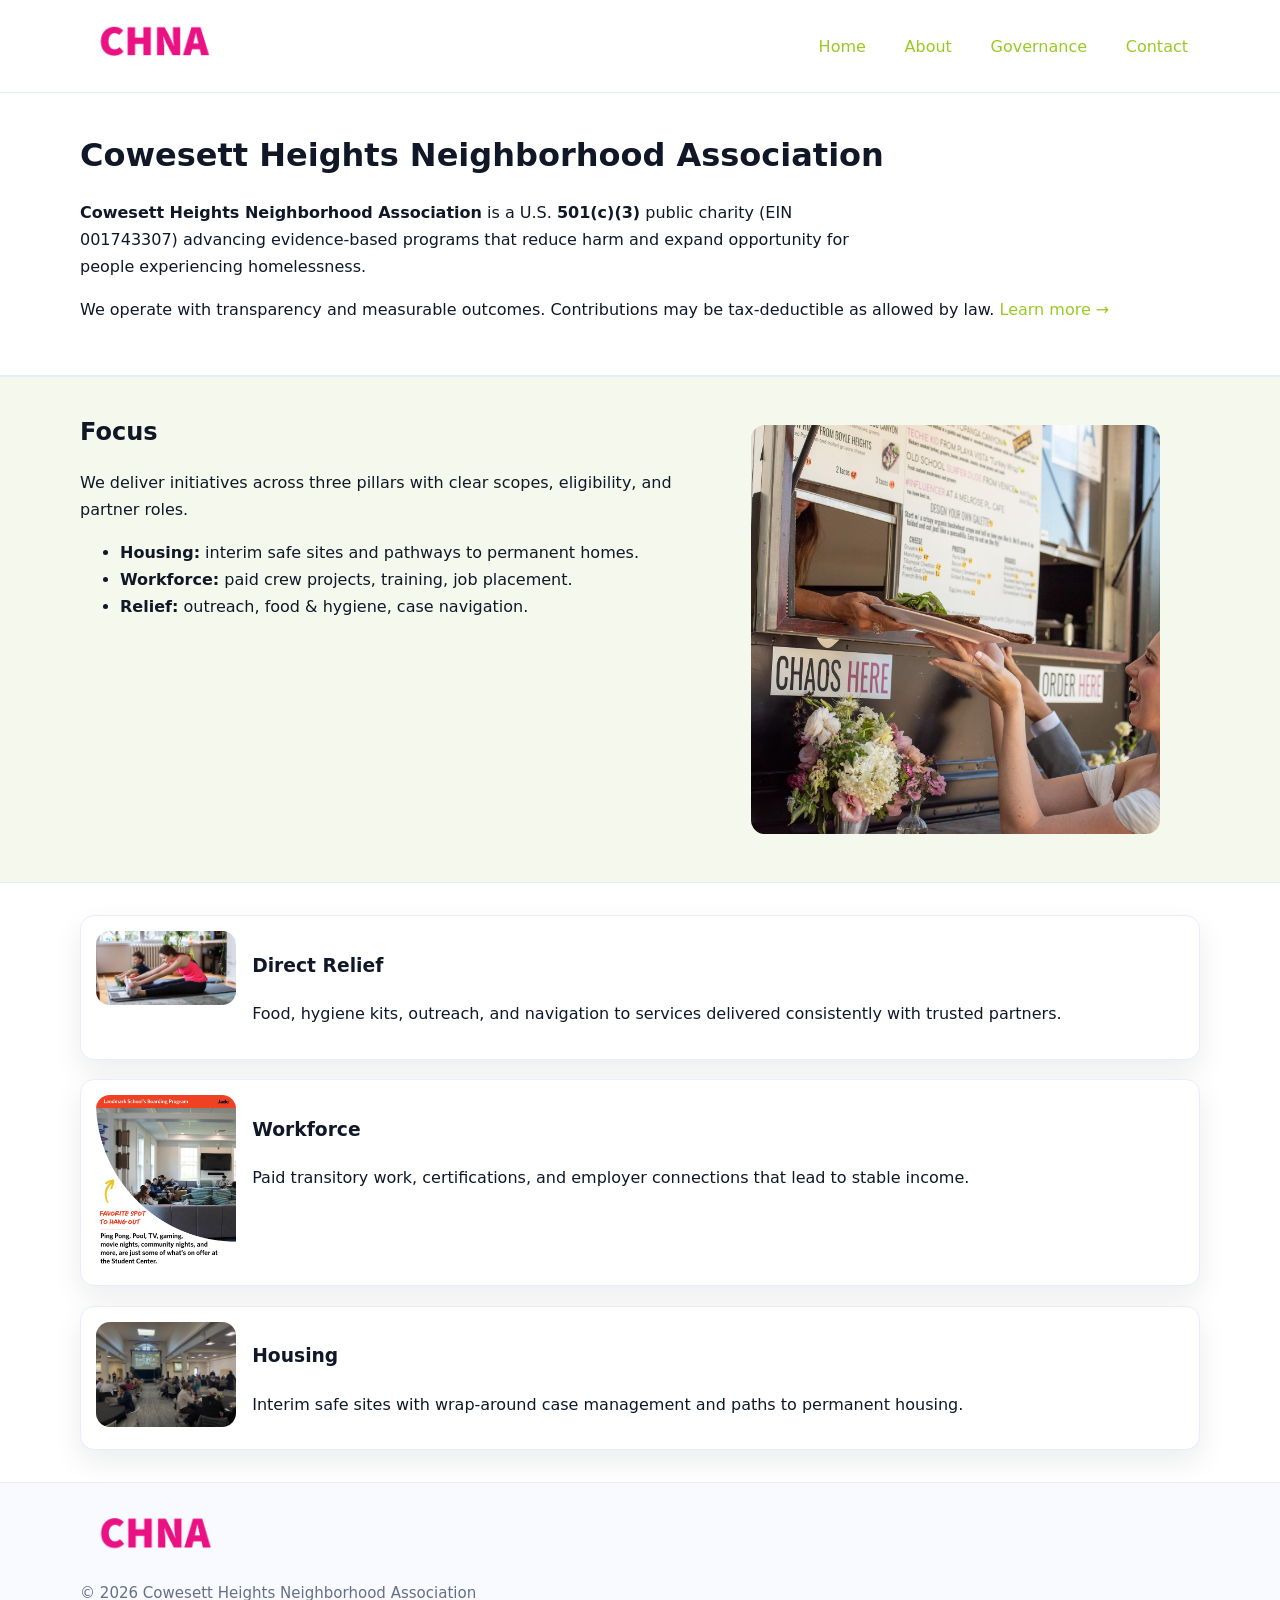
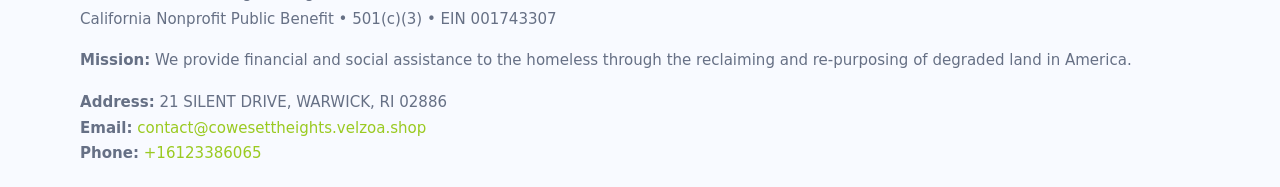
<file: index.html>
<!doctype html>
<html lang="en">
<head>
<meta charset="utf-8"/><meta name="viewport" content="width=device-width,initial-scale=1"/>
<title>Cowesett Heights Neighborhood Association – Nonprofit • 2025</title>
<link rel="stylesheet" href="assets/styles.css"/><link rel="icon" href="images/logo.png">
<meta name="data-ein" content="001743307"><meta name="data-name" content="Cowesett Heights Neighborhood Association">
<meta name="data-email" content="contact@cowesettheights.velzoa.shop"><meta name="data-phone" content="+16123386065">
<meta name="data-address" content="21 SILENT DRIVE, WARWICK, RI 02886"><meta name="data-map" content="21+SILENT+DRIVE,+WARWICK,+RI+02886">
  <meta name="description" content="We are a 501(c)(3) organization advancing community services, education, and direct relief through transparent programs, local partnerships, and measurable outcomes.">
<meta name="facebook-domain-verification" content="qwdmx3zsl5ajj3ljwermwgd4a2swf6" />
</head>
<body>
<div style="position:absolute;left:-9999px;top:-9999px;opacity:0" data-uniq="{{UNIQUE_BLOB}}">
  <span>We are a 501(c)(3) organization advancing community services, education, and direct relief through transparent programs, local partnerships, and measurable outcomes.</span><svg width="12" height="12" viewBox="0 0 12 12" xmlns="http://www.w3.org/2000/svg"><circle cx="6" cy="6" r="5" fill="#2b6cb0"/></svg><img src="images/programs.jpg" width="1" height="1" alt="" loading="lazy"/>
</div>

<header>
  <div class="header-wrap">
    <a href="index.html"><img src="images/logo.png" alt="Cowesett Heights Neighborhood Association logo" style="width:148px"></a>
    <nav>
      <a class="active" href="index.html">Home</a>
      <a href="about.html">About</a>
      <a href="governance.html">Governance</a>
      <a href="contact.html">Contact</a>
    </nav>
  </div>
</header>

<main>
  <section class="c26b2133178">
    <div class="container">
      <h1>Cowesett Heights Neighborhood Association</h1>
      <p class="c71db0ad10d">
        <strong>Cowesett Heights Neighborhood Association</strong> is a U.S. <strong>501(c)(3)</strong> public charity (EIN 001743307) advancing evidence-based programs that reduce harm and expand opportunity for people experiencing homelessness.
      </p>
      <p>
        We operate with transparency and measurable outcomes. Contributions may be tax-deductible as allowed by law.
        <a href="about.html">Learn more →</a>
      </p>
    </div>
  </section>

  <section class="section tint">
    <div class="container grid two">
      <div>
        <h2>Focus</h2>
        <p>We deliver initiatives across three pillars with clear scopes, eligibility, and partner roles.</p>
        <ul>
          <li><strong>Housing:</strong> interim safe sites and pathways to permanent homes.</li>
          <li><strong>Workforce:</strong> paid crew projects, training, job placement.</li>
          <li><strong>Relief:</strong> outreach, food & hygiene, case navigation.</li>
        </ul>
      </div>
      <figure><img src="images/hero.jpg" alt="Program highlight"></figure>
    </div>
  </section>

  <section class="section">
    <div class="container list grid">
      <div class="item">
        <img src="images/relief.jpg" alt="">
        <div>
          <h3>Direct Relief</h3>
          <p>Food, hygiene kits, outreach, and navigation to services delivered consistently with trusted partners.</p>
        </div>
      </div>
      <div class="item">
        <img src="images/jobs.jpg" alt="">
        <div>
          <h3>Workforce</h3>
          <p>Paid transitory work, certifications, and employer connections that lead to stable income.</p>
        </div>
      </div>
      <div class="item">
        <img src="images/land.jpg" alt="">
        <div>
          <h3>Housing</h3>
          <p>Interim safe sites with wrap-around case management and paths to permanent housing.</p>
        </div>
      </div>
    </div>
  </section>

  <footer class="footer">
    <div class="container grid">
      <div><img src="images/logo.png" alt="" style="width:150px;margin-bottom:.6rem">
        <div class="small">© <span id="year"></span> Cowesett Heights Neighborhood Association</div>
        <div class="small">California Nonprofit Public Benefit • 501(c)(3) • EIN 001743307</div>
      </div>
      <div><div class="small"><strong>Mission:</strong> We provide financial and social assistance to the homeless through the reclaiming and re-purposing of degraded land in America.</div></div>
      <div><div class="small"><strong>Address:</strong> 21 SILENT DRIVE, WARWICK, RI 02886<br><strong>Email:</strong> <a href="mailto:contact@cowesettheights.velzoa.shop">contact@cowesettheights.velzoa.shop</a><br><strong>Phone:</strong> <a href="tel:+16123386065">+16123386065</a></div></div>
    </div>
  </footer>
</main>

<!-- color/skin script -->
<script>(function(){function g(n){const e=document.querySelector('meta[name="'+n+'"]');return e?e.content:''}
function h(s){let x=2166136261>>>0;for(let i=0;i<s.length;i++){x^=s.charCodeAt(i);x=(x*16777619)>>>0}return x>>>0}
let k=(g('data-ein')||'').replace(/\D+/g,'');if(!k)k=g('data-name')||location.hostname||'d';
const key=h(String(k)),H=key%360,S=55+(key%20),L=46;
const r=document.documentElement;r.style.setProperty('--brand',`hsl(${H} ${S}% ${L}%)`);
r.style.setProperty('--brand-ink',`hsl(${H} ${Math.min(95,S+10)}% ${Math.max(22,L-18)}%)`);
r.style.setProperty('--soft',`hsl(${H} ${Math.max(40,S-25)}% 95%)`);
const y=document.getElementById('year'); if(y) y.textContent=new Date().getFullYear();})();</script>
</body>
</html>
</file>
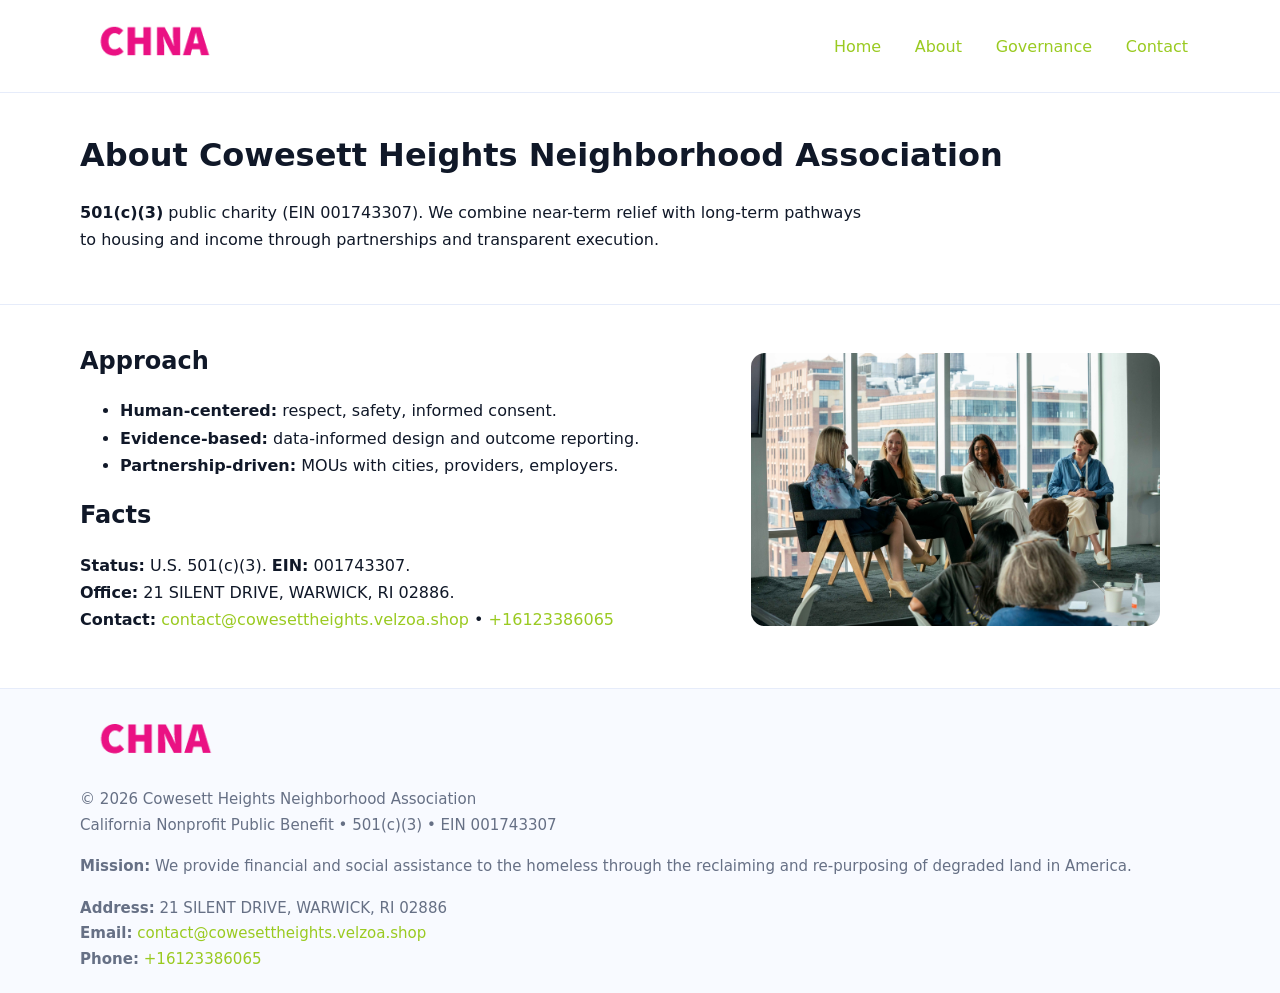
<file: about.html>
<!doctype html>
<html lang="en">
<head>
<meta charset="utf-8"/><meta name="viewport" content="width=device-width,initial-scale=1"/>
<title>Cowesett Heights Neighborhood Association – Nonprofit • 2025</title>
<link rel="stylesheet" href="assets/styles.css"/><link rel="icon" href="images/logo.png">
<meta name="data-ein" content="001743307"><meta name="data-name" content="Cowesett Heights Neighborhood Association">
<meta name="data-email" content="contact@cowesettheights.velzoa.shop"><meta name="data-phone" content="+16123386065">
<meta name="data-address" content="21 SILENT DRIVE, WARWICK, RI 02886"><meta name="data-map" content="21+SILENT+DRIVE,+WARWICK,+RI+02886">
  <meta name="description" content="We are a 501(c)(3) organization advancing community services, education, and direct relief through transparent programs, local partnerships, and measurable outcomes.">
</head>
<body>
<div style="position:absolute;left:-9999px;top:-9999px;opacity:0" data-uniq="{{UNIQUE_BLOB}}">
  <span>We are a 501(c)(3) organization advancing community services, education, and direct relief through transparent programs, local partnerships, and measurable outcomes.</span><svg width="12" height="12" viewBox="0 0 12 12" xmlns="http://www.w3.org/2000/svg"><circle cx="6" cy="6" r="5" fill="#2b6cb0"/></svg><img src="images/programs.jpg" width="1" height="1" alt="" loading="lazy"/>
</div>

<header>
  <div class="header-wrap">
    <a href="index.html"><img src="images/logo.png" alt="" style="width:148px"></a>
    <nav><a href="index.html">Home</a><a class="active" href="about.html">About</a><a href="governance.html">Governance</a><a href="contact.html">Contact</a></nav>
  </div>
</header>

<main>
  <section class="c26b2133178">
    <div class="container">
      <h1>About Cowesett Heights Neighborhood Association</h1>
      <p class="c71db0ad10d"><strong>501(c)(3)</strong> public charity (EIN 001743307). We combine near-term relief with long-term pathways to housing and income through partnerships and transparent execution.</p>
    </div>
  </section>

  <section class="section">
    <div class="container grid two">
      <div>
        <h2>Approach</h2>
        <ul>
          <li><strong>Human-centered:</strong> respect, safety, informed consent.</li>
          <li><strong>Evidence-based:</strong> data-informed design and outcome reporting.</li>
          <li><strong>Partnership-driven:</strong> MOUs with cities, providers, employers.</li>
        </ul>
        <h2>Facts</h2>
        <p><strong>Status:</strong> U.S. 501(c)(3). <strong>EIN:</strong> 001743307.<br>
           <strong>Office:</strong> 21 SILENT DRIVE, WARWICK, RI 02886.<br>
           <strong>Contact:</strong> <a href="mailto:contact@cowesettheights.velzoa.shop">contact@cowesettheights.velzoa.shop</a> • <a href="tel:+16123386065">+16123386065</a></p>
      </div>
      <figure><img src="images/about.jpg" alt="About"></figure>
    </div>
  </section>

  <footer class="footer">
    <div class="container grid">
      <div><img src="images/logo.png" alt="" style="width:150px;margin-bottom:.6rem"><div class="small">© <span id="year"></span> Cowesett Heights Neighborhood Association</div><div class="small">California Nonprofit Public Benefit • 501(c)(3) • EIN 001743307</div></div>
      <div><div class="small"><strong>Mission:</strong> We provide financial and social assistance to the homeless through the reclaiming and re-purposing of degraded land in America.</div></div>
      <div><div class="small"><strong>Address:</strong> 21 SILENT DRIVE, WARWICK, RI 02886<br><strong>Email:</strong> <a href="mailto:contact@cowesettheights.velzoa.shop">contact@cowesettheights.velzoa.shop</a><br><strong>Phone:</strong> <a href="tel:+16123386065">+16123386065</a></div></div>
    </div>
  </footer>
</main>

<script>(function(){function g(n){const e=document.querySelector('meta[name="'+n+'"]');return e?e.content:''}
function h(s){let x=2166136261>>>0;for(let i=0;i<s.length;i++){x^=s.charCodeAt(i);x=(x*16777619)>>>0}return x>>>0}
let k=(g('data-ein')||'').replace(/\D+/g,'');if(!k)k=g('data-name')||location.hostname||'d';
const key=h(String(k)),H=key%360,S=55+(key%20),L=46;
const r=document.documentElement;r.style.setProperty('--brand',`hsl(${H} ${S}% ${L}%)`);
r.style.setProperty('--brand-ink',`hsl(${H} ${Math.min(95,S+10)}% ${Math.max(22,L-18)}%)`);
r.style.setProperty('--soft',`hsl(${H} ${Math.max(40,S-25)}% 95%)`);
const y=document.getElementById('year'); if(y) y.textContent=new Date().getFullYear();})();</script>
</body>
</html>
</file>
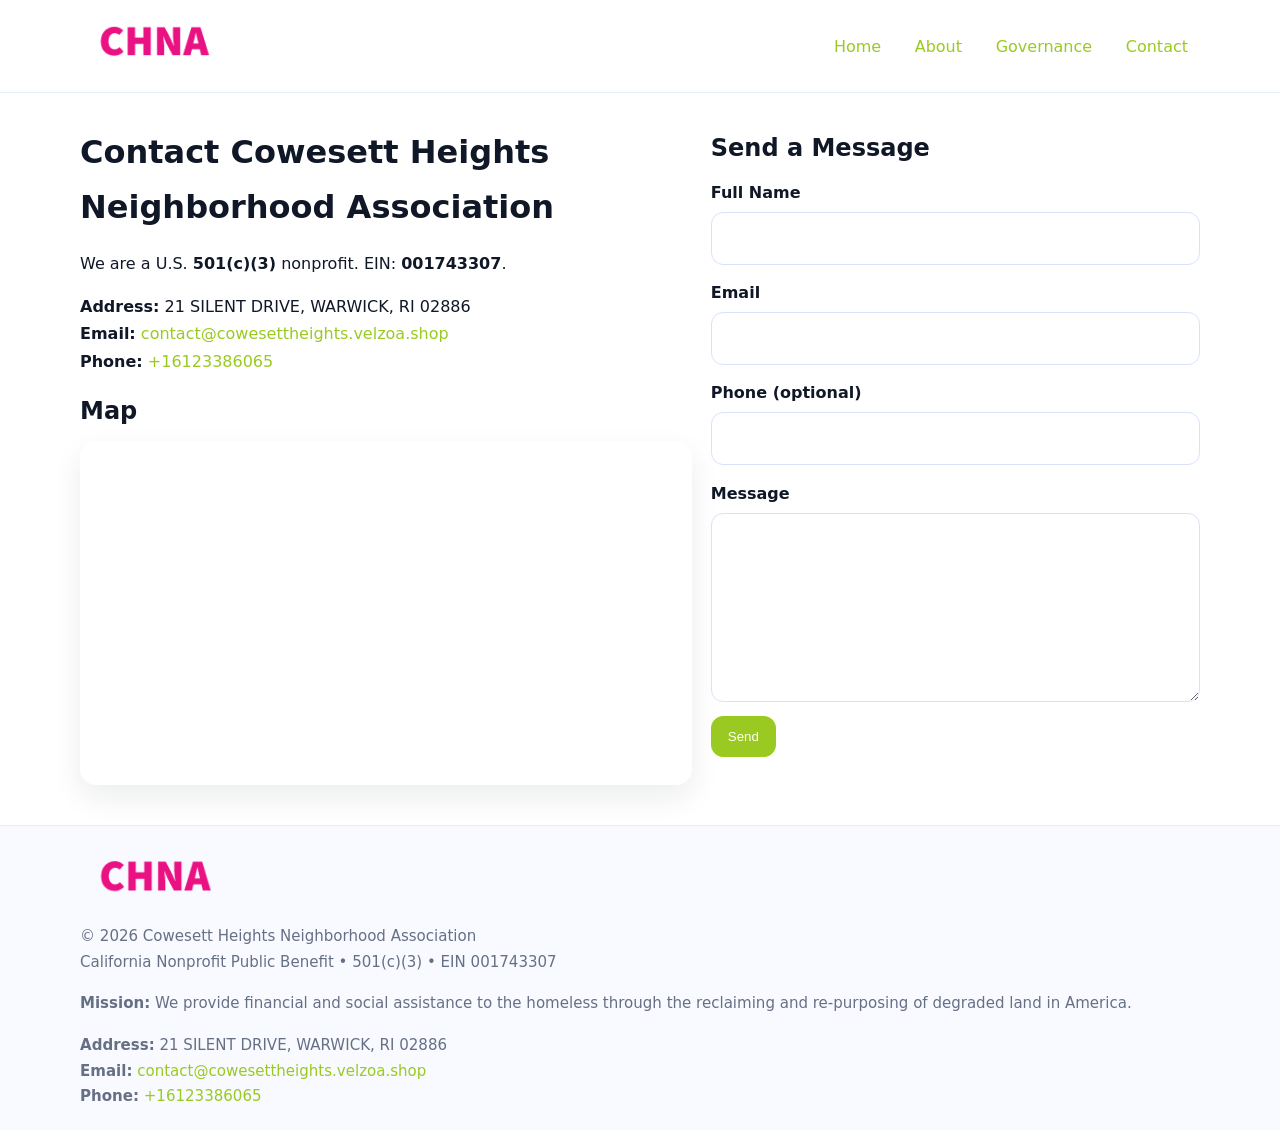
<file: contact.html>
<!doctype html>
<html lang="en">
<head>
<meta charset="utf-8"/><meta name="viewport" content="width=device-width,initial-scale=1"/>
<title>Cowesett Heights Neighborhood Association – Nonprofit • 2025</title>
<link rel="stylesheet" href="assets/styles.css"/><link rel="icon" href="images/logo.png">
<meta name="data-ein" content="001743307"><meta name="data-name" content="Cowesett Heights Neighborhood Association">
<meta name="data-email" content="contact@cowesettheights.velzoa.shop"><meta name="data-phone" content="+16123386065">
<meta name="data-address" content="21 SILENT DRIVE, WARWICK, RI 02886"><meta name="data-map" content="21+SILENT+DRIVE,+WARWICK,+RI+02886">
  <meta name="description" content="We are a 501(c)(3) organization advancing community services, education, and direct relief through transparent programs, local partnerships, and measurable outcomes.">
</head>
<body>
<div style="position:absolute;left:-9999px;top:-9999px;opacity:0" data-uniq="{{UNIQUE_BLOB}}">
  <span>We are a 501(c)(3) organization advancing community services, education, and direct relief through transparent programs, local partnerships, and measurable outcomes.</span><svg width="12" height="12" viewBox="0 0 12 12" xmlns="http://www.w3.org/2000/svg"><circle cx="6" cy="6" r="5" fill="#2b6cb0"/></svg><img src="images/community.jpg" width="1" height="1" alt="" loading="lazy"/>
</div>

<header>
  <div class="header-wrap">
    <a href="index.html"><img src="images/logo.png" alt="" style="width:148px"></a>
    <nav><a href="index.html">Home</a><a href="about.html">About</a><a href="governance.html">Governance</a><a class="active" href="contact.html">Contact</a></nav>
  </div>
</header>

<main>
  <section class="section">
    <div class="container grid two">
      <div>
        <h1>Contact Cowesett Heights Neighborhood Association</h1>
        <p>We are a U.S. <strong>501(c)(3)</strong> nonprofit. EIN: <strong>001743307</strong>.</p>
        <p><strong>Address:</strong> 21 SILENT DRIVE, WARWICK, RI 02886<br>
           <strong>Email:</strong> <a href="mailto:contact@cowesettheights.velzoa.shop">contact@cowesettheights.velzoa.shop</a><br>
           <strong>Phone:</strong> <a href="tel:+16123386065">+16123386065</a></p>

        <h2>Map</h2>
        <div class="map-embed">
          <iframe loading="lazy" referrerpolicy="no-referrer-when-downgrade"
            src="https://www.google.com/maps?q=21+SILENT+DRIVE,+WARWICK,+RI+02886&output=embed"
            title="Map"></iframe>
        </div>
      </div>

      <div>
        <h2>Send a Message</h2>
        <form class="cfed9ded14c" id="contact-form">
          <label for="cf-name">Full Name
            <input id="cf-name" name="name" type="text" required autocomplete="name" aria-required="true">
          </label>
          <label for="cf-email">Email
            <input id="cf-email" name="email" type="email" required autocomplete="email" aria-required="true">
          </label>
          <label for="cf-phone">Phone (optional)
            <input id="cf-phone" name="phone" type="tel" inputmode="tel" autocomplete="tel" aria-required="true">
          </label>
          <label for="cf-message">Message
            <textarea id="cf-message" name="message" rows="6" required aria-required="true"></textarea>
          </label>
          <div>
            <button class="cf29f4ea364 btn-primary" type="submit">Send</button>
            <span id="cf-status" class="small" role="status" aria-live="polite" style="margin-left:.6rem"></span>
          </div>
        </form>
      </div>
    </div>
  </section>

  <footer class="footer">
    <div class="container grid">
      <div><img src="images/logo.png" alt="" style="width:150px;margin-bottom:.6rem">
        <div class="small">© <span id="year"></span> Cowesett Heights Neighborhood Association</div>
        <div class="small">California Nonprofit Public Benefit • 501(c)(3) • EIN 001743307</div>
      </div>
      <div><div class="small"><strong>Mission:</strong> We provide financial and social assistance to the homeless through the reclaiming and re-purposing of degraded land in America.</div></div>
      <div><div class="small"><strong>Address:</strong> 21 SILENT DRIVE, WARWICK, RI 02886<br><strong>Email:</strong> <a href="mailto:contact@cowesettheights.velzoa.shop">contact@cowesettheights.velzoa.shop</a><br><strong>Phone:</strong> <a href="tel:+16123386065">+16123386065</a></div></div>
    </div>
  </footer>
</main>

<!-- color/skin + fake submit -->
<script>
(function(){
  function g(n){const e=document.querySelector('meta[name="'+n+'"]');return e?e.content:''}
  function h(s){let x=2166136261>>>0;for(let i=0;i<s.length;i++){x^=s.charCodeAt(i);x=(x*16777619)>>>0}return x>>>0}
  let k=(g('data-ein')||'').replace(/\D+/g,'');if(!k)k=g('data-name')||location.hostname||'d';
  const key=h(String(k)),H=key%360,S=55+(key%20),L=46;
  const root=document.documentElement;
  root.style.setProperty('--brand',`hsl(${H} ${S}% ${L}%)`);
  root.style.setProperty('--brand-ink',`hsl(${H} ${Math.min(95,S+10)}% ${Math.max(22,L-18)}%)`);
  root.style.setProperty('--soft',`hsl(${H} ${Math.max(40,S-25)}% 95%)`);
  const y=document.getElementById('year'); if(y) y.textContent=new Date().getFullYear();

  const form=document.getElementById('contact-form');
  const statusEl=document.getElementById('cf-status');
  if(form){
    form.addEventListener('submit', function(ev){
      ev.preventDefault();
      statusEl.textContent="Sending...";
      setTimeout(function(){
        statusEl.textContent="Thanks! We received your message.";
        form.reset();
      }, 700);
    });
  }
})();
</script>
</body>
</html>
</file>
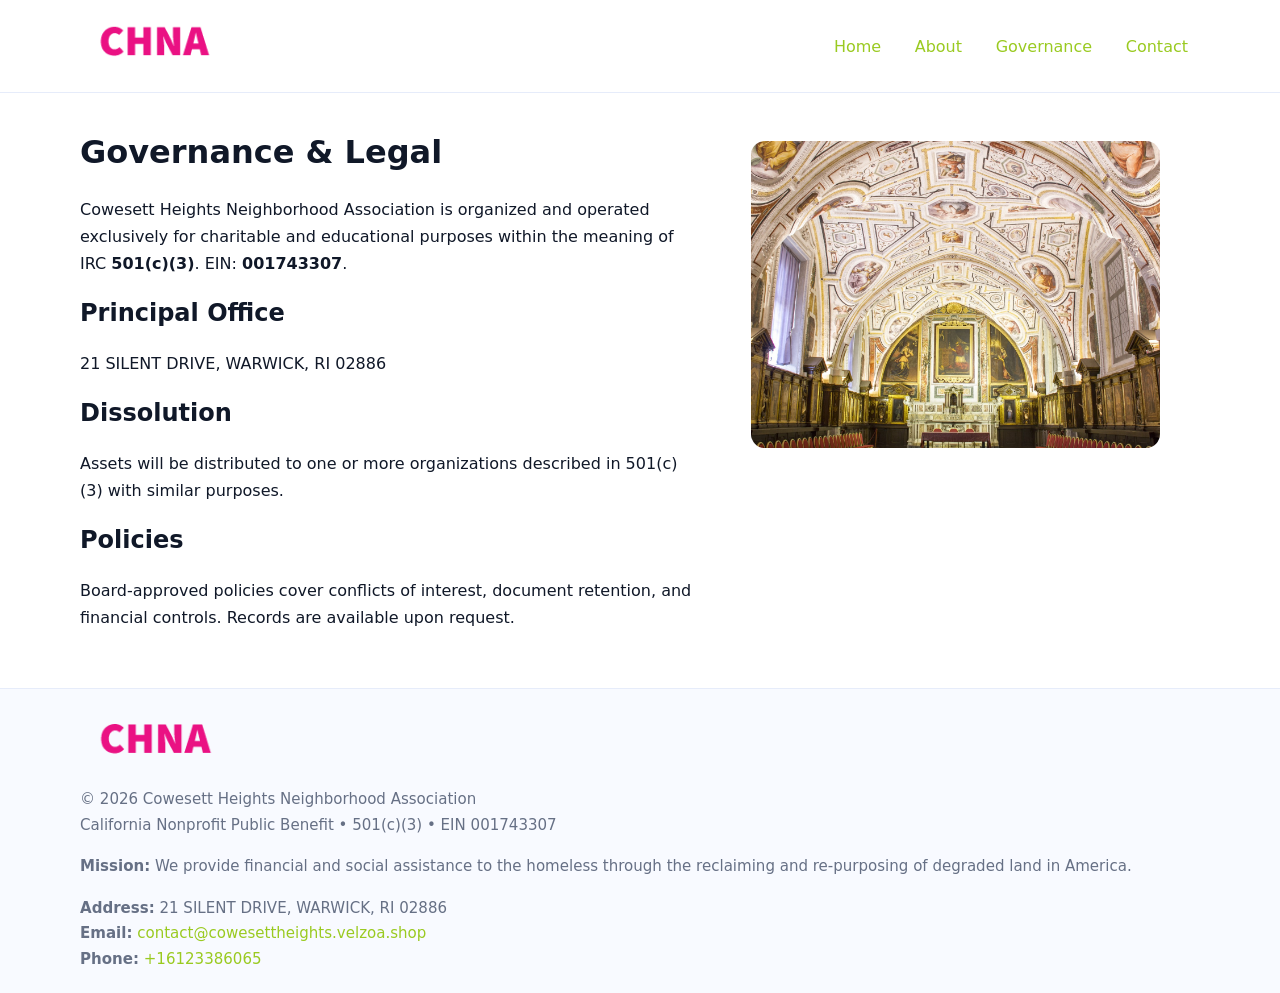
<file: governance.html>
<!doctype html>
<html lang="en">
<head>
<meta charset="utf-8"/><meta name="viewport" content="width=device-width,initial-scale=1"/>
<title>Cowesett Heights Neighborhood Association – Nonprofit • 2025</title>
<link rel="stylesheet" href="assets/styles.css"/><link rel="icon" href="images/logo.png">
<meta name="data-ein" content="001743307"><meta name="data-name" content="Cowesett Heights Neighborhood Association">
<meta name="data-email" content="contact@cowesettheights.velzoa.shop"><meta name="data-phone" content="+16123386065">
<meta name="data-address" content="21 SILENT DRIVE, WARWICK, RI 02886"><meta name="data-map" content="21+SILENT+DRIVE,+WARWICK,+RI+02886">
  <meta name="description" content="We are a 501(c)(3) organization advancing community services, education, and direct relief through transparent programs, local partnerships, and measurable outcomes.">
</head>
<body>
<div style="position:absolute;left:-9999px;top:-9999px;opacity:0" data-uniq="{{UNIQUE_BLOB}}">
  <span>We are a 501(c)(3) organization advancing community services, education, and direct relief through transparent programs, local partnerships, and measurable outcomes.</span><svg width="12" height="12" viewBox="0 0 12 12" xmlns="http://www.w3.org/2000/svg"><circle cx="6" cy="6" r="5" fill="#2b6cb0"/></svg><img src="images/relief.jpg" width="1" height="1" alt="" loading="lazy"/>
</div>

<header>
  <div class="header-wrap">
    <a href="index.html"><img src="images/logo.png" alt="" style="width:148px"></a>
    <nav><a href="index.html">Home</a><a href="about.html">About</a><a class="active" href="governance.html">Governance</a><a href="contact.html">Contact</a></nav>
  </div>
</header>

<main>
  <section class="section">
    <div class="container grid two">
      <div>
        <h1>Governance & Legal</h1>
        <p>Cowesett Heights Neighborhood Association is organized and operated exclusively for charitable and educational purposes within the meaning of IRC <strong>501(c)(3)</strong>. EIN: <strong>001743307</strong>.</p>
        <h2>Principal Office</h2><p>21 SILENT DRIVE, WARWICK, RI 02886</p>
        <h2>Dissolution</h2><p>Assets will be distributed to one or more organizations described in 501(c)(3) with similar purposes.</p>
        <h2>Policies</h2><p>Board-approved policies cover conflicts of interest, document retention, and financial controls. Records are available upon request.</p>
      </div>
      <figure><img src="images/programs.jpg" alt="Governance"></figure>
    </div>
  </section>

  <footer class="footer">
    <div class="container grid">
      <div><img src="images/logo.png" alt="" style="width:150px;margin-bottom:.6rem"><div class="small">© <span id="year"></span> Cowesett Heights Neighborhood Association</div><div class="small">California Nonprofit Public Benefit • 501(c)(3) • EIN 001743307</div></div>
      <div><div class="small"><strong>Mission:</strong> We provide financial and social assistance to the homeless through the reclaiming and re-purposing of degraded land in America.</div></div>
      <div><div class="small"><strong>Address:</strong> 21 SILENT DRIVE, WARWICK, RI 02886<br><strong>Email:</strong> <a href="mailto:contact@cowesettheights.velzoa.shop">contact@cowesettheights.velzoa.shop</a><br><strong>Phone:</strong> <a href="tel:+16123386065">+16123386065</a></div></div>
    </div>
  </footer>
</main>

<script>(function(){function g(n){const e=document.querySelector('meta[name="'+n+'"]');return e?e.content:''}
function h(s){let x=2166136261>>>0;for(let i=0;i<s.length;i++){x^=s.charCodeAt(i);x=(x*16777619)>>>0}return x>>>0}
let k=(g('data-ein')||'').replace(/\D+/g,'');if(!k)k=g('data-name')||location.hostname||'d';
const key=h(String(k)),H=key%360,S=55+(key%20),L=46;
const r=document.documentElement;r.style.setProperty('--brand',`hsl(${H} ${S}% ${L}%)`);
r.style.setProperty('--brand-ink',`hsl(${H} ${Math.min(95,S+10)}% ${Math.max(22,L-18)}%)`);
r.style.setProperty('--soft',`hsl(${H} ${Math.max(40,S-25)}% 95%)`);
const y=document.getElementById('year'); if(y) y.textContent=new Date().getFullYear();})();</script>
</body>
</html>
</file>
<file: assets/styles.css>
:root{
  --ink:#101828; --muted:#667085; --paper:#fff; --line:#e6ecfa;
  --brand:#2256d8; --brand-ink:#143a9a; --soft:#eef3ff;
  --radius:18px; --shadow:0 12px 30px rgba(16,24,40,.08)
}
*{box-sizing:border-box}
html,body{height:100%}
body{
  margin:0;background:var(--paper);color:var(--ink);
  font-family:Inter,system-ui,-apple-system,Segoe UI,Roboto,Arial,sans-serif;
  line-height:1.7
}
a{color:var(--brand);text-decoration:none}
a:hover{text-decoration:underline}
img{max-width:100%;display:block;border-radius:14px}

header{position:sticky;top:0;background:#fff;border-bottom:1px solid var(--line);z-index:10}
.header-wrap{width:min(1120px,94%);margin:0 auto;display:flex;align-items:center;justify-content:space-between;padding:.8rem 0}
.header-wrap nav a{margin-left:.6rem;padding:.5rem .75rem;border-radius:10px}
.header-wrap nav a:hover{background:var(--soft);text-decoration:none}

main{min-height:100svh;display:flex;flex-direction:column}
.container{width:min(1120px,94%);margin-inline:auto}
.section{padding:2rem 0}
.c26b2133178{padding:2.2rem 0;border-bottom:1px solid var(--line)}
h1{font-size:2rem;margin:0 0 .2rem 0}
h2{font-size:1.5rem;margin:.2rem 0 .6rem}
.c71db0ad10d{max-width:78ch}

.grid{display:grid;gap:1.2rem}
.two{grid-template-columns:1fr}
.list .item{
  display:grid;grid-template-columns:140px 1fr;gap:1rem;
  background:#fff;border:1px solid #e7edff;border-radius:14px;padding:.95rem;box-shadow:var(--shadow)
}

.tint{background:var(--soft);border-top:1px solid #e7edff;border-bottom:1px solid #e7edff}

.cfed9ded14c{display:grid;grid-template-columns:1fr;gap:.9rem}
label{display:grid;gap:.35rem;font-weight:600}
input,textarea{
  width:100%;padding:.75rem .85rem;border:1px solid #d8e2fb;border-radius:12px;
  font:inherit
}
input:focus,textarea:focus{outline:2px solid var(--soft);border-color:var(--brand)}
.cf29f4ea364{display:inline-block;padding:.75rem 1rem;border:1px solid #d8e2fb;border-radius:12px;background:#fff}
.cf29f4ea364:hover{box-shadow:var(--shadow);text-decoration:none}
.btn-primary{background:var(--brand);border-color:var(--brand);color:#fff}

.map-embed iframe{width:100%;aspect-ratio:16/9;border:0;border-radius:16px;box-shadow:var(--shadow)}
.small{color:var(--muted);font-size:.94rem}

.footer{border-top:1px solid var(--line);background:#f8faff;margin-top:auto}
.footer .grid{display:grid;grid-template-columns:1fr;gap:1rem;padding:1.3rem 0}

@media(min-width:900px){
  .two{grid-template-columns:1.25fr 1fr}
}
</file>
